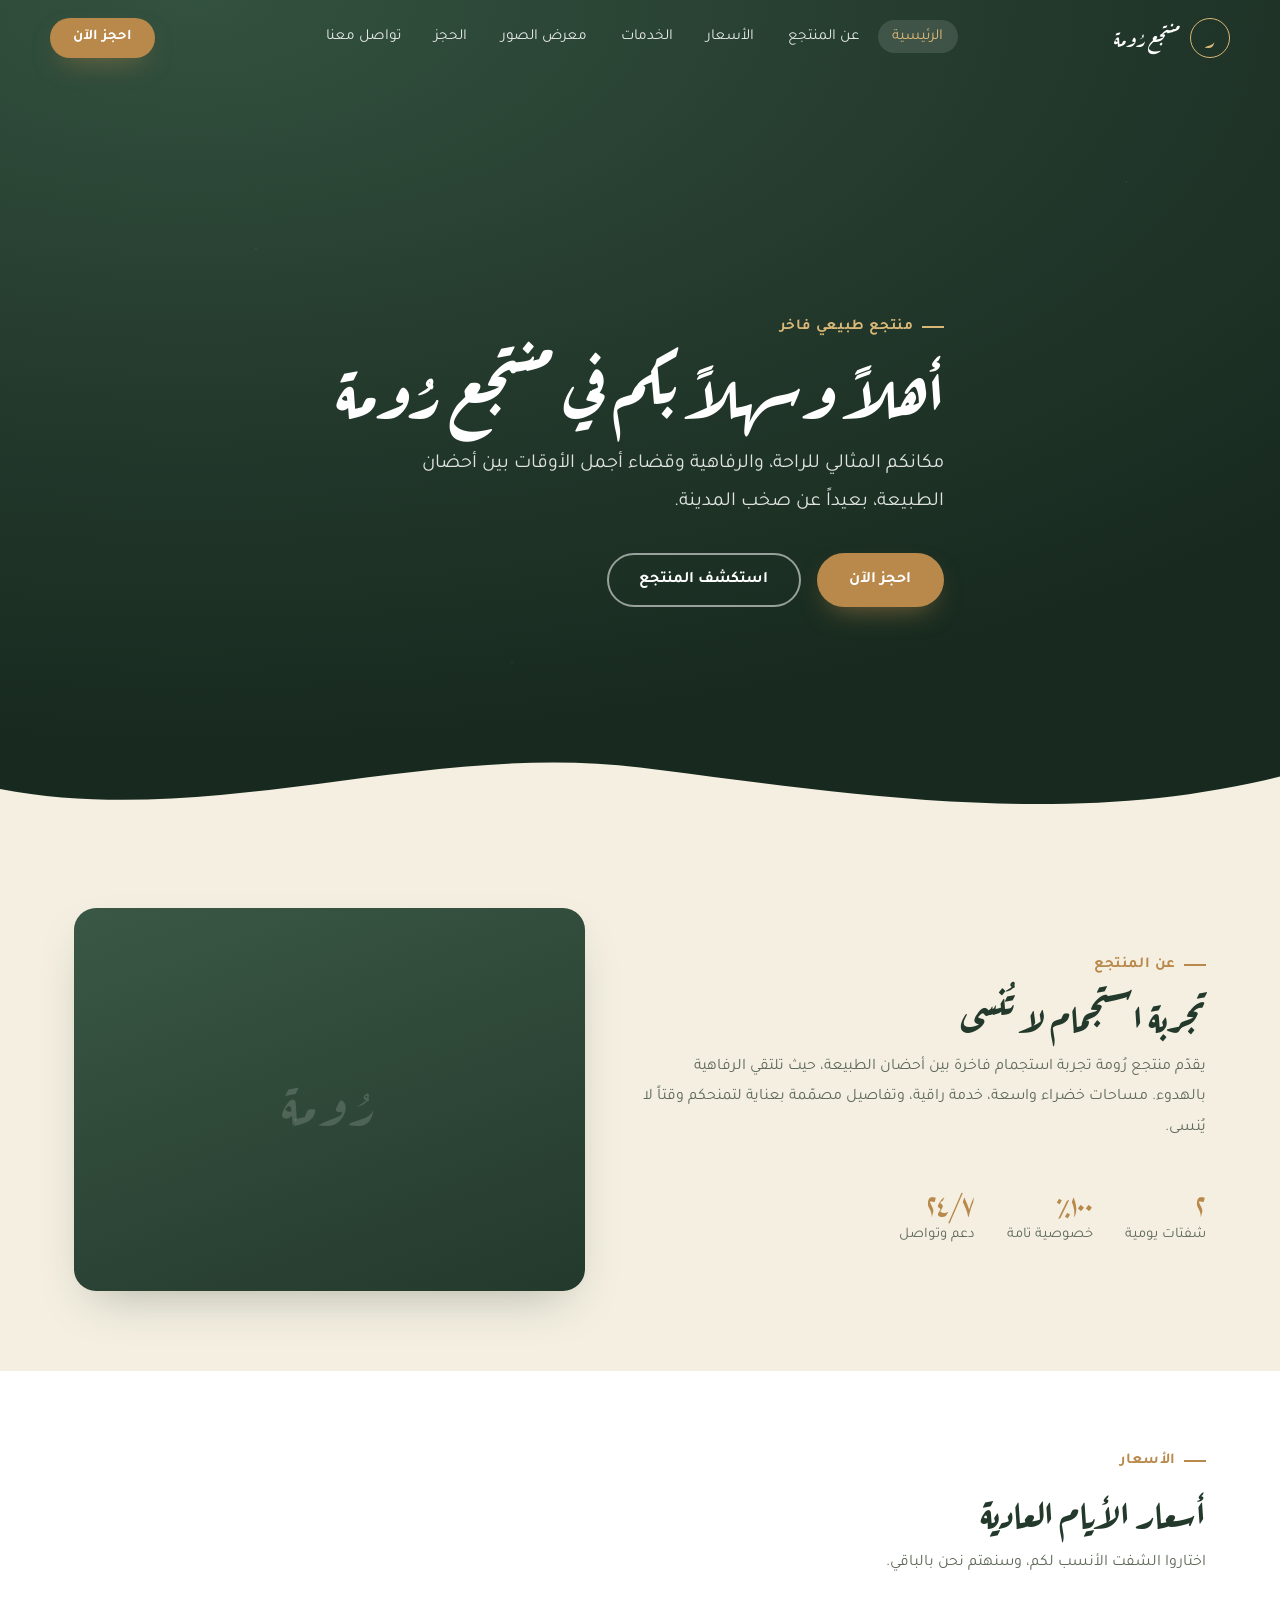
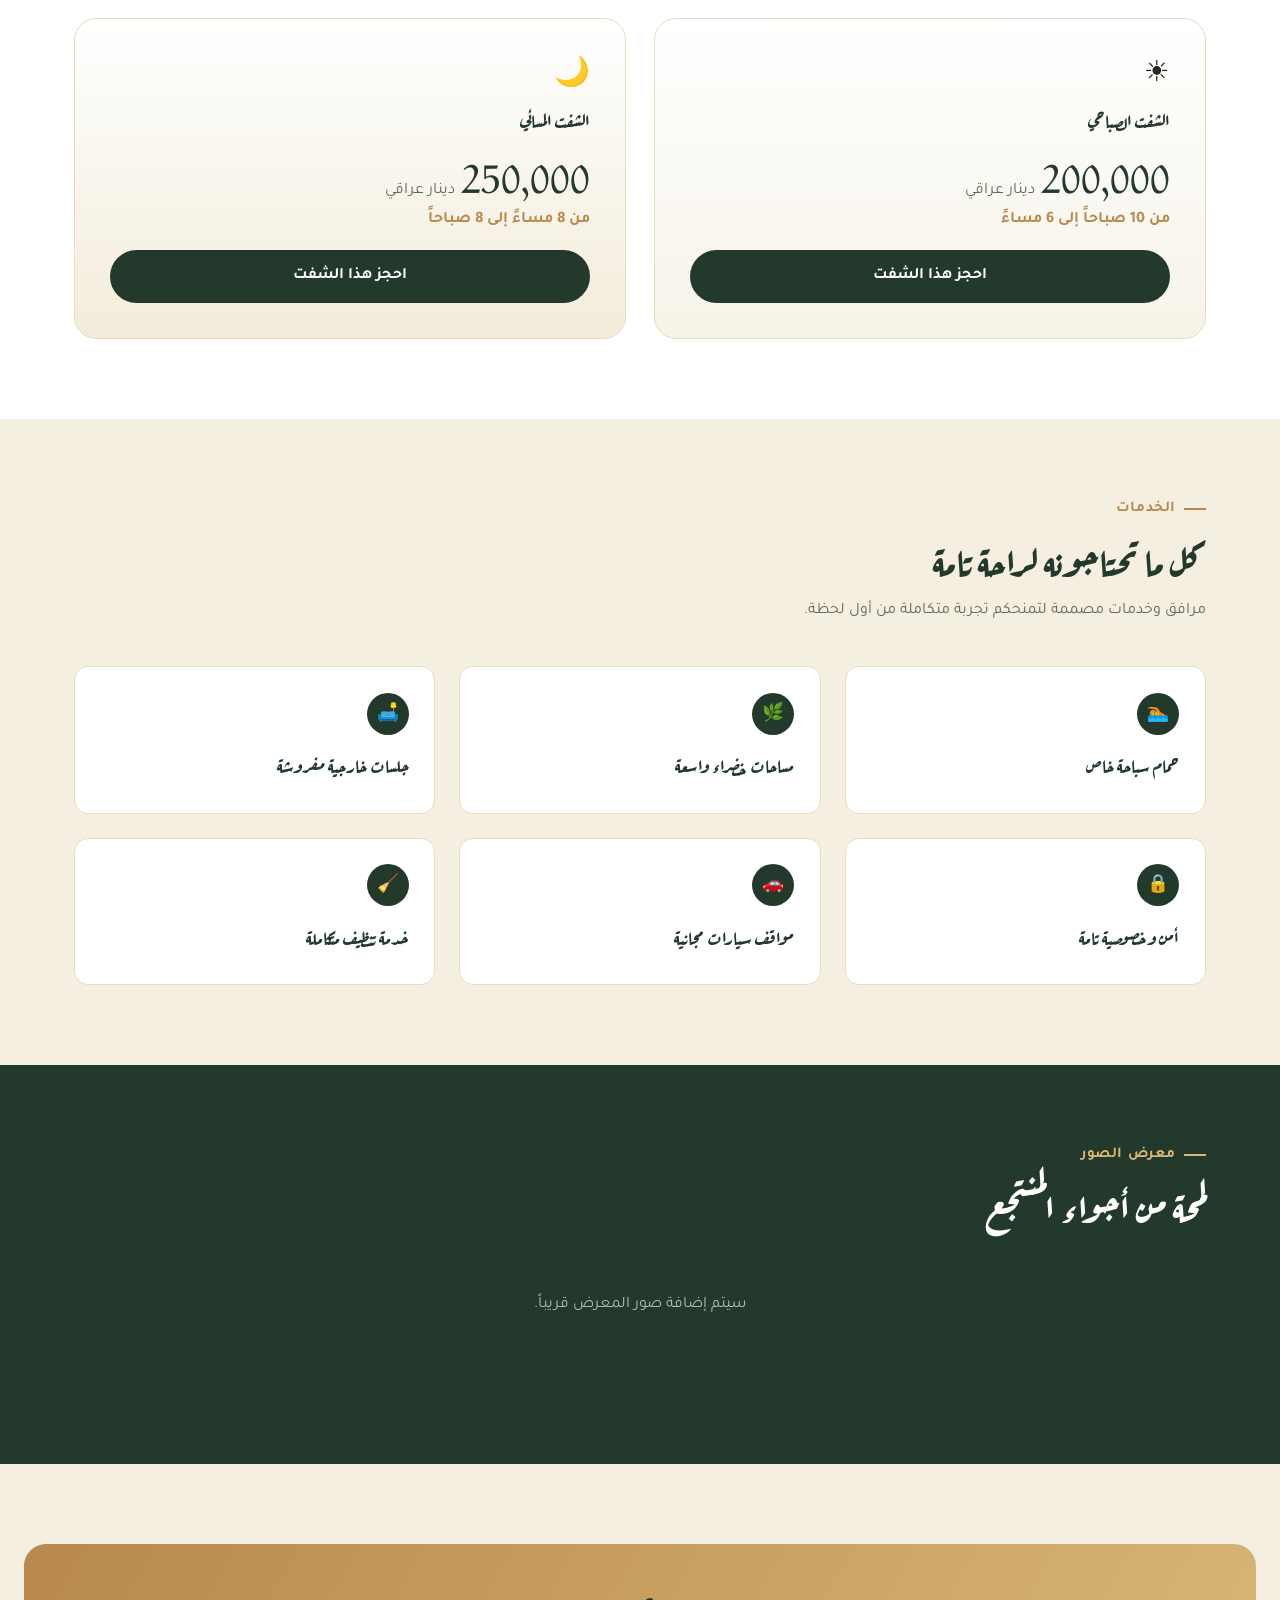
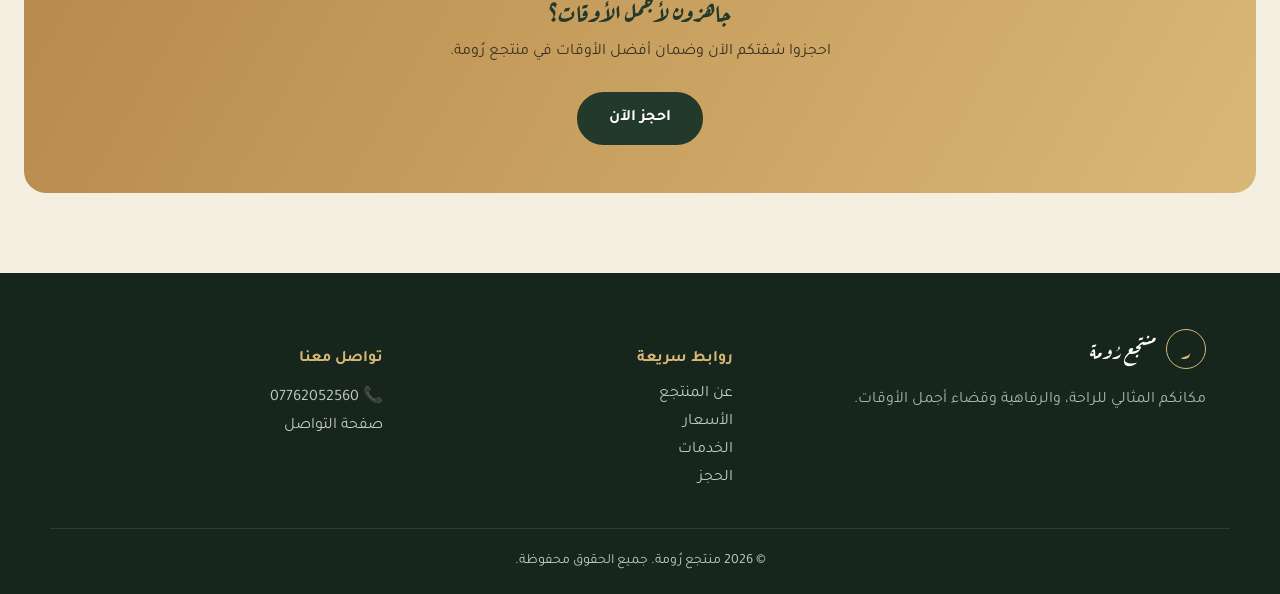
<file: frontend/index.html>
<!DOCTYPE html>
<html lang="ar" dir="rtl">
<head>
<meta charset="UTF-8">
<meta name="viewport" content="width=device-width, initial-scale=1.0">
<title>منتجع رُومة | الرئيسية</title>
<meta name="description" content="منتجع رُومة - وجهتكم الفاخرة للراحة والاستجمام. حجز شفتات صباحية ومسائية، حمام سباحة، مساحات خضراء، وخصوصية تامة.">
<meta name="robots" content="index, follow">

<meta property="og:type" content="website">
<meta property="og:title" content="منتجع رُومة">
<meta property="og:description" content="مكانكم المثالي للراحة، والرفاهية وقضاء أجمل الأوقات.">
<meta property="og:locale" content="ar_IQ">
<meta property="og:image" content="images/og-cover.jpg">

<link rel="preconnect" href="https://fonts.googleapis.com">
<link href="https://fonts.googleapis.com/css2?family=Aref+Ruqaa:wght@400;700&family=Tajawal:wght@300;400;500;700;800&display=swap" rel="stylesheet">
<link rel="stylesheet" href="css/style.css">
</head>
<body>

<header class="site-header">
  <div class="container nav-inner">
    <a href="index.html" class="brand">
      <span class="brand-mark">ر</span>
      <span class="brand-name">منتجع رُومة</span>
    </a>
    <nav>
      <ul class="nav-links">
        <li><a href="index.html" class="active">الرئيسية</a></li>
        <li><a href="index.html#about">عن المنتجع</a></li>
        <li><a href="index.html#prices">الأسعار</a></li>
        <li><a href="index.html#services">الخدمات</a></li>
        <li><a href="index.html#gallery">معرض الصور</a></li>
        <li><a href="booking.html">الحجز</a></li>
        <li><a href="contact.html">تواصل معنا</a></li>
      </ul>
    </nav>
    <div class="nav-cta">
      <a href="booking.html" class="btn btn-gold" style="padding:.6rem 1.3rem; font-size:.92rem;">احجز الآن</a>
      <button class="nav-toggle" aria-label="القائمة">☰</button>
    </div>
  </div>
</header>

<!-- ============================== HERO ============================== -->
<section class="hero">
  <div class="container hero-inner">
    <div class="eyebrow">منتجع طبيعي فاخر</div>
    <h1>أهلاً وسهلاً بكم في منتجع رُومة</h1>
    <p class="lead">مكانكم المثالي للراحة، والرفاهية وقضاء أجمل الأوقات بين أحضان الطبيعة، بعيداً عن صخب المدينة.</p>
    <div class="hero-actions">
      <a href="booking.html" class="btn btn-gold">احجز الآن</a>
      <a href="#about" class="btn btn-outline">استكشف المنتجع</a>
    </div>
  </div>
  <div class="hero-wave">
    <svg viewBox="0 0 1440 110" preserveAspectRatio="none" xmlns="http://www.w3.org/2000/svg">
      <path d="M0,64 C240,110 480,10 720,40 C960,70 1200,110 1440,50 L1440,110 L0,110 Z" fill="#f4efe1"></path>
    </svg>
  </div>
</section>

<!-- ============================== ABOUT ============================== -->
<section class="section" id="about">
  <div class="container about-grid">
    <div class="reveal">
      <div class="eyebrow">عن المنتجع</div>
      <h2 class="section-title">تجربة استجمام لا تُنسى</h2>
      <p data-setting="about_text">
        يقدّم منتجع رُومة تجربة استجمام فاخرة بين أحضان الطبيعة، حيث تلتقي الرفاهية بالهدوء.
        مساحات خضراء واسعة، خدمة راقية، وتفاصيل مصمّمة بعناية لتمنحكم وقتاً لا يُنسى.
      </p>
      <div class="stat-row">
        <div class="stat-item"><div class="num">٢</div><div class="label">شفتات يومية</div></div>
        <div class="stat-item"><div class="num">١٠٠٪</div><div class="label">خصوصية تامة</div></div>
        <div class="stat-item"><div class="num">٢٤/٧</div><div class="label">دعم وتواصل</div></div>
      </div>
    </div>
    <div class="about-visual reveal"></div>
  </div>
</section>

<!-- ============================== PRICES ============================== -->
<section class="section prices" id="prices">
  <div class="container">
    <div class="eyebrow">الأسعار</div>
    <h2 class="section-title">أسعار الأيام العادية</h2>
    <p class="section-lead">اختاروا الشفت الأنسب لكم، وسنهتم نحن بالباقي.</p>

    <div class="price-grid">
      <div class="price-card reveal">
        <div class="icon">☀️</div>
        <h3>الشفت الصباحي</h3>
        <div class="amount"><span data-price="morning_price">200,000</span> <small>دينار عراقي</small></div>
        <div class="hours" data-setting="morning_hours">من 10 صباحاً إلى 6 مساءً</div>
        <a href="booking.html?shift=morning" class="btn btn-green btn-block">احجز هذا الشفت</a>
      </div>
      <div class="price-card evening reveal">
        <div class="icon">🌙</div>
        <h3>الشفت المسائي</h3>
        <div class="amount"><span data-price="evening_price">250,000</span> <small>دينار عراقي</small></div>
        <div class="hours" data-setting="evening_hours">من 8 مساءً إلى 8 صباحاً</div>
        <a href="booking.html?shift=evening" class="btn btn-green btn-block">احجز هذا الشفت</a>
      </div>
    </div>
  </div>
</section>

<!-- ============================== SERVICES ============================== -->
<section class="section" id="services">
  <div class="container">
    <div class="eyebrow">الخدمات</div>
    <h2 class="section-title">كل ما تحتاجونه لراحة تامة</h2>
    <p class="section-lead">مرافق وخدمات مصممة لتمنحكم تجربة متكاملة من أول لحظة.</p>

    <div class="services-grid" data-services>
      <div class="service-card reveal"><div class="dot">🏊</div><h3>حمام سباحة خاص</h3></div>
      <div class="service-card reveal"><div class="dot">🌿</div><h3>مساحات خضراء واسعة</h3></div>
      <div class="service-card reveal"><div class="dot">🛋️</div><h3>جلسات خارجية مفروشة</h3></div>
      <div class="service-card reveal"><div class="dot">🔒</div><h3>أمن وخصوصية تامة</h3></div>
      <div class="service-card reveal"><div class="dot">🚗</div><h3>مواقف سيارات مجانية</h3></div>
      <div class="service-card reveal"><div class="dot">🧹</div><h3>خدمة تنظيف متكاملة</h3></div>
    </div>
  </div>
</section>

<!-- ============================== GALLERY ============================== -->
<section class="section gallery" id="gallery">
  <div class="container">
    <div class="eyebrow">معرض الصور</div>
    <h2 class="section-title">لمحة من أجواء المنتجع</h2>
    <div class="gallery-grid" data-gallery>
      <p class="gallery-empty">جارٍ تحميل الصور...</p>
    </div>
  </div>
</section>

<!-- ============================== CTA ============================== -->
<section class="section">
  <div class="cta-band reveal">
    <h2>جاهزون لأجمل الأوقات؟</h2>
    <p style="color:#3a3222; max-width:520px; margin:0 auto 1.5rem;">احجزوا شفتكم الآن وضمان أفضل الأوقات في منتجع رُومة.</p>
    <a href="booking.html" class="btn btn-green">احجز الآن</a>
  </div>
</section>

<footer class="site-footer">
  <div class="container footer-grid">
    <div>
      <div class="brand" style="margin-bottom:1rem;">
        <span class="brand-mark">ر</span>
        <span class="brand-name" style="color:#fff;">منتجع رُومة</span>
      </div>
      <p style="color:rgba(255,255,255,.65);">مكانكم المثالي للراحة، والرفاهية وقضاء أجمل الأوقات.</p>
    </div>
    <div>
      <h4>روابط سريعة</h4>
      <ul>
        <li><a href="index.html#about">عن المنتجع</a></li>
        <li><a href="index.html#prices">الأسعار</a></li>
        <li><a href="index.html#services">الخدمات</a></li>
        <li><a href="booking.html">الحجز</a></li>
      </ul>
    </div>
    <div>
      <h4>تواصل معنا</h4>
      <ul>
        <li>📞 <span data-setting="phone">07762052560</span></li>
        <li><a href="contact.html">صفحة التواصل</a></li>
      </ul>
    </div>
  </div>
  <div class="container footer-bottom">
    © <span data-year></span> منتجع رُومة. جميع الحقوق محفوظة.
  </div>
</footer>

<script src="js/config.js"></script>
<script src="js/main.js"></script>
</body>
</html>
</file>
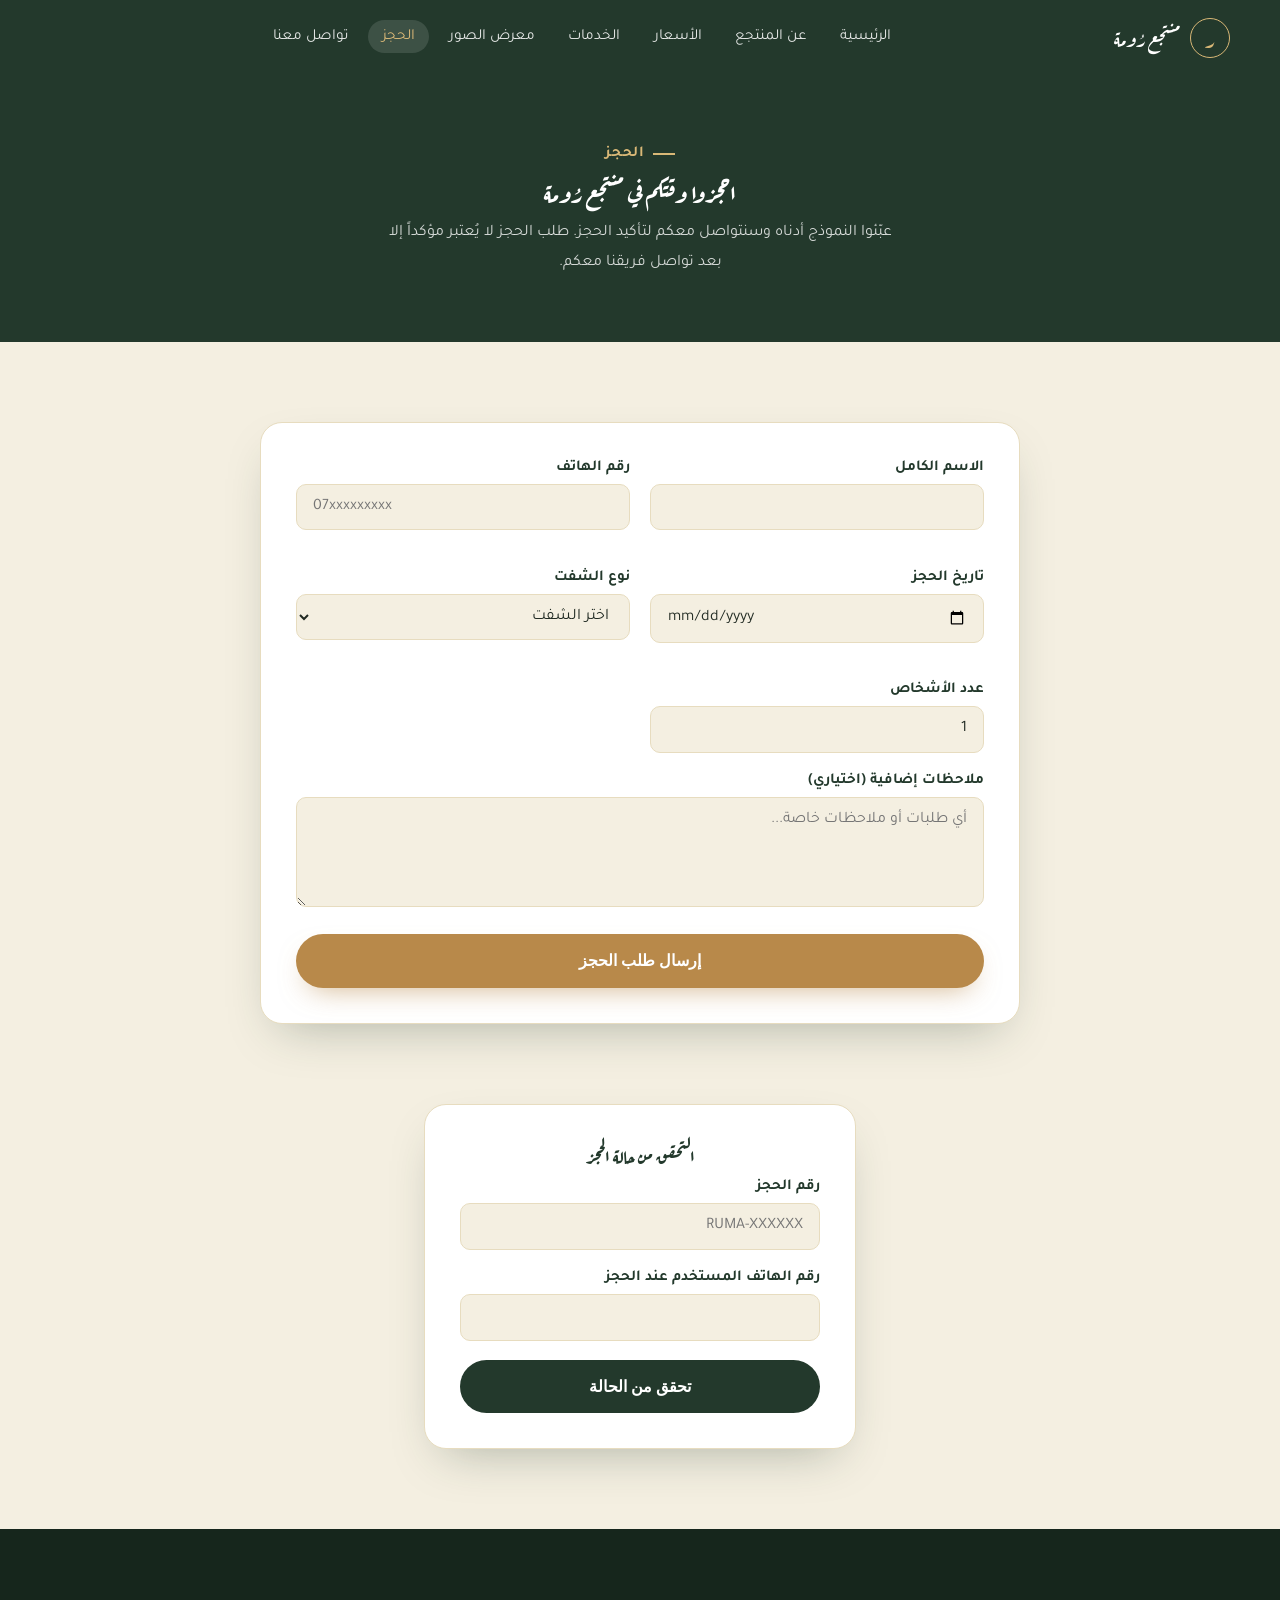
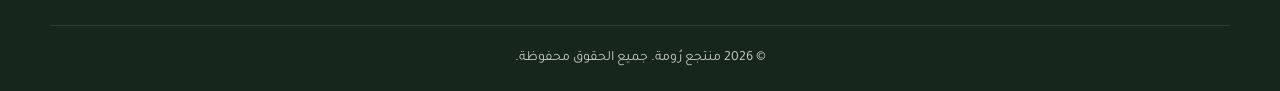
<file: frontend/booking.html>
<!DOCTYPE html>
<html lang="ar" dir="rtl">
<head>
<meta charset="UTF-8">
<meta name="viewport" content="width=device-width, initial-scale=1.0">
<title>الحجز | منتجع رُومة</title>
<meta name="description" content="احجزوا شفتكم الصباحي أو المسائي في منتجع رُومة عبر نموذج حجز إلكتروني بسيط وسريع.">
<meta name="robots" content="index, follow">
<link rel="preconnect" href="https://fonts.googleapis.com">
<link href="https://fonts.googleapis.com/css2?family=Aref+Ruqaa:wght@400;700&family=Tajawal:wght@300;400;500;700;800&display=swap" rel="stylesheet">
<link rel="stylesheet" href="css/style.css">
</head>
<body>

<header class="site-header scrolled">
  <div class="container nav-inner">
    <a href="index.html" class="brand">
      <span class="brand-mark">ر</span>
      <span class="brand-name">منتجع رُومة</span>
    </a>
    <nav>
      <ul class="nav-links">
        <li><a href="index.html">الرئيسية</a></li>
        <li><a href="index.html#about">عن المنتجع</a></li>
        <li><a href="index.html#prices">الأسعار</a></li>
        <li><a href="index.html#services">الخدمات</a></li>
        <li><a href="index.html#gallery">معرض الصور</a></li>
        <li><a href="booking.html" class="active">الحجز</a></li>
        <li><a href="contact.html">تواصل معنا</a></li>
      </ul>
    </nav>
    <div class="nav-cta">
      <button class="nav-toggle" aria-label="القائمة">☰</button>
    </div>
  </div>
</header>

<section class="page-hero">
  <div class="container">
    <div class="eyebrow">الحجز</div>
    <h1>احجزوا وقتكم في منتجع رُومة</h1>
    <p style="color:rgba(255,255,255,.8); max-width:520px; margin:0 auto;">
      عبّئوا النموذج أدناه وسنتواصل معكم لتأكيد الحجز. طلب الحجز لا يُعتبر مؤكداً إلا بعد تواصل فريقنا معكم.
    </p>
  </div>
</section>

<section class="section">
  <div class="container">
    <div class="form-card reveal" style="max-width:760px; margin:0 auto;">
      <div class="alert"></div>

      <form id="booking-form" novalidate>
        <div class="form-grid">
          <div class="form-field">
            <label for="full_name">الاسم الكامل</label>
            <input type="text" id="full_name" name="full_name" required maxlength="120">
            <div class="field-error" data-error-for="full_name"></div>
          </div>
          <div class="form-field">
            <label for="phone">رقم الهاتف</label>
            <input type="tel" id="phone" name="phone" required maxlength="30" placeholder="07xxxxxxxxx">
            <div class="field-error" data-error-for="phone"></div>
          </div>
          <div class="form-field">
            <label for="booking_date">تاريخ الحجز</label>
            <input type="date" id="booking_date" name="booking_date" required>
            <div class="field-error" data-error-for="booking_date"></div>
          </div>
          <div class="form-field">
            <label for="shift">نوع الشفت</label>
            <select id="shift" name="shift" required>
              <option value="">اختر الشفت</option>
              <option value="morning">الشفت الصباحي (10ص - 6م)</option>
              <option value="evening">الشفت المسائي (8م - 8ص)</option>
            </select>
            <div class="field-error" data-error-for="shift"></div>
          </div>
          <div class="form-field">
            <label for="guests_count">عدد الأشخاص</label>
            <input type="number" id="guests_count" name="guests_count" min="1" max="100" value="1" required>
            <div class="field-error" data-error-for="guests_count"></div>
          </div>
        </div>

        <div class="form-field full">
          <label for="notes">ملاحظات إضافية (اختياري)</label>
          <textarea id="notes" name="notes" maxlength="1000" placeholder="أي طلبات أو ملاحظات خاصة..."></textarea>
        </div>

        <button type="submit" class="btn btn-gold btn-block">إرسال طلب الحجز</button>
      </form>

      <div id="booking-result" class="booking-id-box" hidden>
        رقم حجزكم هو: <span data-booking-id></span><br>
        <small>احتفظوا بهذا الرقم لمتابعة حالة الحجز.</small>
      </div>
    </div>
  </div>
</section>

<section class="section" style="padding-top:0;">
  <div class="container status-check">
    <div class="form-card reveal">
      <h3 style="text-align:center;">التحقق من حالة الحجز</h3>
      <form id="status-form" novalidate>
        <div class="form-field">
          <label for="booking_id">رقم الحجز</label>
          <input type="text" id="booking_id" name="booking_id" required placeholder="RUMA-XXXXXX">
        </div>
        <div class="form-field">
          <label for="status_phone">رقم الهاتف المستخدم عند الحجز</label>
          <input type="tel" id="status_phone" name="phone" required>
        </div>
        <button type="submit" class="btn btn-green btn-block">تحقق من الحالة</button>
      </form>
      <div id="status-result" class="alert"></div>
    </div>
  </div>
</section>

<footer class="site-footer">
  <div class="container footer-bottom">
    © <span data-year></span> منتجع رُومة. جميع الحقوق محفوظة.
  </div>
</footer>

<script src="js/config.js"></script>
<script>
  // Pre-select shift from the URL, e.g. booking.html?shift=morning
  document.addEventListener("DOMContentLoaded", () => {
    const params = new URLSearchParams(window.location.search);
    const shift = params.get("shift");
    const select = document.getElementById("shift");
    if (shift && select) select.value = shift;
  });
</script>
<script src="js/main.js"></script>
</body>
</html>
</file>
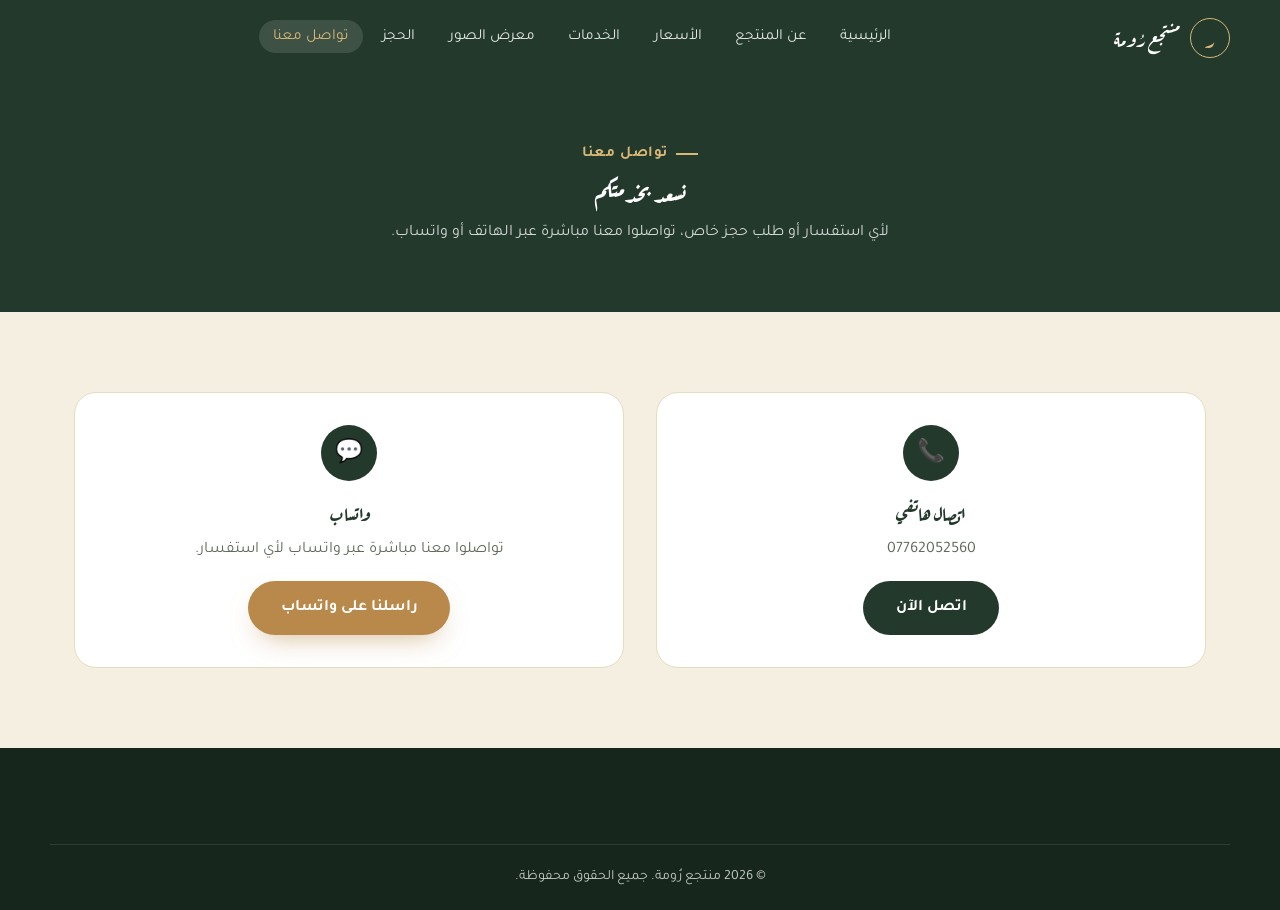
<file: frontend/contact.html>
<!DOCTYPE html>
<html lang="ar" dir="rtl">
<head>
<meta charset="UTF-8">
<meta name="viewport" content="width=device-width, initial-scale=1.0">
<title>تواصل معنا | منتجع رُومة</title>
<meta name="description" content="تواصلوا مع منتجع رُومة عبر الهاتف أو واتساب لأي استفسار أو طلب حجز.">
<meta name="robots" content="index, follow">
<link rel="preconnect" href="https://fonts.googleapis.com">
<link href="https://fonts.googleapis.com/css2?family=Aref+Ruqaa:wght@400;700&family=Tajawal:wght@300;400;500;700;800&display=swap" rel="stylesheet">
<link rel="stylesheet" href="css/style.css">
</head>
<body>

<header class="site-header scrolled">
  <div class="container nav-inner">
    <a href="index.html" class="brand">
      <span class="brand-mark">ر</span>
      <span class="brand-name">منتجع رُومة</span>
    </a>
    <nav>
      <ul class="nav-links">
        <li><a href="index.html">الرئيسية</a></li>
        <li><a href="index.html#about">عن المنتجع</a></li>
        <li><a href="index.html#prices">الأسعار</a></li>
        <li><a href="index.html#services">الخدمات</a></li>
        <li><a href="index.html#gallery">معرض الصور</a></li>
        <li><a href="booking.html">الحجز</a></li>
        <li><a href="contact.html" class="active">تواصل معنا</a></li>
      </ul>
    </nav>
    <div class="nav-cta">
      <button class="nav-toggle" aria-label="القائمة">☰</button>
    </div>
  </div>
</header>

<section class="page-hero">
  <div class="container">
    <div class="eyebrow">تواصل معنا</div>
    <h1>نسعد بخدمتكم</h1>
    <p style="color:rgba(255,255,255,.8); max-width:520px; margin:0 auto;">
      لأي استفسار أو طلب حجز خاص، تواصلوا معنا مباشرة عبر الهاتف أو واتساب.
    </p>
  </div>
</section>

<section class="section">
  <div class="container contact-grid">
    <div class="contact-card reveal">
      <div class="dot">📞</div>
      <h3>اتصال هاتفي</h3>
      <p data-setting="phone">07762052560</p>
      <a class="btn btn-green" href="tel:07762052560" data-phone-link>اتصل الآن</a>
    </div>
    <div class="contact-card reveal">
      <div class="dot">💬</div>
      <h3>واتساب</h3>
      <p>تواصلوا معنا مباشرة عبر واتساب لأي استفسار.</p>
      <a class="btn btn-gold" href="https://wa.me/9647762052560" target="_blank" rel="noopener" data-whatsapp-link>راسلنا على واتساب</a>
    </div>
  </div>
</section>

<footer class="site-footer">
  <div class="container footer-bottom">
    © <span data-year></span> منتجع رُومة. جميع الحقوق محفوظة.
  </div>
</footer>

<script src="js/config.js"></script>
<script src="js/main.js"></script>
<script>
  // Keep the phone / WhatsApp links in sync with settings loaded from the API.
  document.addEventListener("DOMContentLoaded", async () => {
    try {
      const res = await fetch(`${(window.RUMA_CONFIG && window.RUMA_CONFIG.API_BASE_URL) || ""}/api/settings`);
      const data = await res.json();
      if (!data.success) return;
      const phoneLink = document.querySelector("[data-phone-link]");
      const waLink = document.querySelector("[data-whatsapp-link]");
      if (phoneLink && data.settings.phone) phoneLink.href = `tel:${data.settings.phone}`;
      if (waLink && data.settings.whatsapp) waLink.href = `https://wa.me/${data.settings.whatsapp}`;
    } catch (e) { /* keep static defaults */ }
  });
</script>
</body>
</html>
</file>
<file: frontend/css/style.css>
/* ==========================================================================
   منتجع رُومة — Design tokens
   Palette: deep forest green + warm sand beige + subtle antique gold
   Type: Aref Ruqaa (display, used sparingly) + Tajawal (body / UI)
   ========================================================================== */

:root {
  --green-deep: #23392c;
  --green: #3a5745;
  --green-soft: #5c7a63;
  --beige: #f4efe1;
  --beige-dark: #e7dcbf;
  --white: #ffffff;
  --gold: #b8894a;
  --gold-soft: #d9b877;
  --ink: #202a22;
  --ink-soft: #5f6a5a;
  --shadow: 0 20px 50px -20px rgba(35, 57, 44, 0.35);
  --radius-lg: 22px;
  --radius-md: 14px;
  --container: 1180px;
}

* { box-sizing: border-box; }
html { scroll-behavior: smooth; }

body {
  margin: 0;
  font-family: "Tajawal", system-ui, sans-serif;
  background: var(--beige);
  color: var(--ink);
  direction: rtl;
  overflow-x: hidden;
}

img { max-width: 100%; display: block; }

h1, h2, h3, .display {
  font-family: "Aref Ruqaa", "Tajawal", serif;
  font-weight: 700;
  margin: 0 0 .5rem;
  color: var(--green-deep);
}

p { line-height: 1.9; color: var(--ink-soft); margin: 0 0 1rem; }

a { color: inherit; text-decoration: none; }

.container { max-width: var(--container); margin: 0 auto; padding: 0 1.5rem; }

.eyebrow {
  display: inline-flex; align-items: center; gap: .5rem;
  color: var(--gold); font-weight: 700; letter-spacing: .04em;
  font-size: .95rem; margin-bottom: .6rem;
}
.eyebrow::before { content: ""; width: 22px; height: 2px; background: var(--gold); display: inline-block; }

.section { padding: 5rem 0; }
.section-title { font-size: clamp(1.9rem, 3vw, 2.6rem); }
.section-lead { max-width: 640px; margin: 0 0 2.5rem; }

/* --------------------------------- Buttons -------------------------------- */
.btn {
  display: inline-flex; align-items: center; justify-content: center; gap: .5rem;
  padding: .95rem 1.9rem; border-radius: 999px; font-weight: 700; font-size: 1rem;
  border: 2px solid transparent; cursor: pointer; transition: transform .25s ease, box-shadow .25s ease, background .25s ease;
}
.btn-gold { background: var(--gold); color: var(--white); box-shadow: 0 12px 28px -12px rgba(184,137,74,.65); }
.btn-gold:hover { transform: translateY(-2px); background: #a67940; }
.btn-outline { background: transparent; border-color: rgba(255,255,255,.55); color: var(--white); }
.btn-outline:hover { background: rgba(255,255,255,.12); transform: translateY(-2px); }
.btn-green { background: var(--green-deep); color: var(--white); }
.btn-green:hover { background: var(--green); transform: translateY(-2px); }
.btn-block { width: 100%; }
.btn[disabled] { opacity: .6; cursor: not-allowed; transform: none !important; }

/* ---------------------------------- Nav ----------------------------------- */
.site-header {
  position: fixed; top: 0; inset-inline: 0; z-index: 100;
  background: rgba(35, 57, 44, 0.0);
  transition: background .35s ease, box-shadow .35s ease, backdrop-filter .35s ease;
}
.site-header.scrolled {
  background: rgba(35, 57, 44, 0.92);
  backdrop-filter: blur(10px);
  box-shadow: 0 10px 30px -18px rgba(0,0,0,.5);
}
.nav-inner { display: flex; align-items: center; justify-content: space-between; padding: 1.1rem 0; }
.brand { display: flex; align-items: center; gap: .6rem; color: var(--white); }
.brand-mark {
  width: 40px; height: 40px; border-radius: 50%; border: 1.5px solid var(--gold-soft);
  display: flex; align-items: center; justify-content: center; color: var(--gold-soft);
  font-family: "Aref Ruqaa", serif; font-size: 1.3rem;
}
.brand-name { font-family: "Aref Ruqaa", serif; font-size: 1.25rem; }

.nav-links { display: flex; gap: .3rem; list-style: none; margin: 0; padding: 0; }
.nav-links a {
  color: rgba(255,255,255,.88); padding: .55rem .9rem; border-radius: 999px; font-size: .96rem;
  transition: background .2s ease, color .2s ease;
}
.nav-links a:hover, .nav-links a.active { background: rgba(255,255,255,.12); color: var(--gold-soft); }

.nav-cta { display: flex; align-items: center; gap: .7rem; }
.nav-toggle { display: none; background: none; border: none; color: var(--white); font-size: 1.6rem; cursor: pointer; }

@media (max-width: 920px) {
  .nav-links { position: fixed; inset-inline: 0; top: 72px; background: var(--green-deep);
    flex-direction: column; padding: 1rem 1.5rem; gap: .2rem; transform: translateY(-140%);
    transition: transform .3s ease; }
  .nav-links.open { transform: translateY(0); }
  .nav-links a { display: block; padding: .8rem 1rem; }
  .nav-toggle { display: block; }
  .site-header { background: rgba(35,57,44,.96); backdrop-filter: blur(10px); }
}

/* --------------------------------- Hero ----------------------------------- */
.hero {
  position: relative; min-height: 92vh; display: flex; align-items: center;
  background: radial-gradient(120% 90% at 15% 0%, #33513f 0%, var(--green-deep) 55%, #182a1f 100%);
  color: var(--white); overflow: hidden;
  padding-top: 6rem;
}
.hero::before {
  content: ""; position: absolute; inset: 0; opacity: .18; pointer-events: none;
  background-image: radial-gradient(2px 2px at 20% 30%, var(--gold-soft) 0, transparent 60%),
    radial-gradient(2px 2px at 70% 60%, var(--gold-soft) 0, transparent 60%),
    radial-gradient(2px 2px at 40% 80%, var(--gold-soft) 0, transparent 60%),
    radial-gradient(2px 2px at 88% 22%, var(--gold-soft) 0, transparent 60%);
}
.hero-inner { position: relative; z-index: 2; max-width: 760px; }
.hero .eyebrow { color: var(--gold-soft); }
.hero .eyebrow::before { background: var(--gold-soft); }
.hero h1 {
  color: var(--white); font-size: clamp(2.4rem, 5.2vw, 4.1rem); line-height: 1.25; margin-bottom: 1.1rem;
  opacity: 0; transform: translateY(18px); animation: rise .9s ease .1s forwards;
}
.hero p.lead {
  color: rgba(255,255,255,.86); font-size: clamp(1.05rem, 1.6vw, 1.25rem); max-width: 560px;
  opacity: 0; transform: translateY(18px); animation: rise .9s ease .3s forwards;
}
.hero-actions {
  display: flex; gap: 1rem; flex-wrap: wrap; margin-top: 2rem;
  opacity: 0; transform: translateY(18px); animation: rise .9s ease .5s forwards;
}

@keyframes rise { to { opacity: 1; transform: translateY(0); } }

.hero-wave { position: absolute; bottom: -2px; inset-inline: 0; z-index: 2; line-height: 0; }
.hero-wave svg { width: 100%; height: auto; display: block; }

/* ------------------------------ About / stats ------------------------------ */
.about-grid { display: grid; grid-template-columns: 1.05fr .95fr; gap: 3.5rem; align-items: center; }
@media (max-width: 900px) { .about-grid { grid-template-columns: 1fr; gap: 2rem; } }

.about-visual {
  border-radius: var(--radius-lg); overflow: hidden; position: relative; aspect-ratio: 4/3;
  background: linear-gradient(160deg, var(--green) 0%, var(--green-deep) 100%);
  box-shadow: var(--shadow);
}
.about-visual::after {
  content: "رُومة"; position: absolute; inset: 0; display: flex; align-items: center; justify-content: center;
  font-family: "Aref Ruqaa", serif; font-size: 3.4rem; color: rgba(255,255,255,.16); letter-spacing: .05em;
}

.stat-row { display: flex; gap: 2rem; margin-top: 2rem; flex-wrap: wrap; }
.stat-item .num { font-family: "Aref Ruqaa", serif; font-size: 2.1rem; color: var(--gold); }
.stat-item .label { color: var(--ink-soft); font-size: .92rem; }

/* --------------------------------- Prices ---------------------------------- */
.prices { background: var(--white); }
.price-grid { display: grid; grid-template-columns: 1fr 1fr; gap: 1.75rem; }
@media (max-width: 780px) { .price-grid { grid-template-columns: 1fr; } }

.price-card {
  border: 1px solid var(--beige-dark); border-radius: var(--radius-lg); padding: 2.2rem;
  background: linear-gradient(180deg, #fff 0%, var(--beige) 130%);
  position: relative; overflow: hidden; transition: transform .3s ease, box-shadow .3s ease;
}
.price-card:hover { transform: translateY(-6px); box-shadow: var(--shadow); }
.price-card .icon { font-size: 1.8rem; }
.price-card h3 { margin-top: .6rem; }
.price-card .amount { font-family: "Aref Ruqaa", serif; font-size: 2.5rem; color: var(--green-deep); margin: .4rem 0; }
.price-card .amount small { font-family: "Tajawal", sans-serif; font-size: 1rem; color: var(--ink-soft); }
.price-card .hours { color: var(--gold); font-weight: 700; margin-bottom: 1.2rem; }
.price-card.evening { background: linear-gradient(180deg, #fff 0%, #efe6cf 130%); }

/* -------------------------------- Services --------------------------------- */
.services-grid { display: grid; grid-template-columns: repeat(3, 1fr); gap: 1.5rem; }
@media (max-width: 900px) { .services-grid { grid-template-columns: repeat(2, 1fr); } }
@media (max-width: 560px) { .services-grid { grid-template-columns: 1fr; } }

.service-card {
  background: var(--white); border-radius: var(--radius-md); padding: 1.6rem;
  border: 1px solid var(--beige-dark); transition: transform .25s ease, border-color .25s ease;
}
.service-card:hover { transform: translateY(-4px); border-color: var(--gold-soft); }
.service-card .dot {
  width: 42px; height: 42px; border-radius: 50%; background: var(--green-deep); color: var(--gold-soft);
  display: flex; align-items: center; justify-content: center; margin-bottom: .9rem; font-size: 1.1rem;
}

/* --------------------------------- Gallery ---------------------------------- */
.gallery { background: var(--green-deep); color: var(--white); }
.gallery .section-title, .gallery .eyebrow { color: var(--white); }
.gallery .eyebrow { color: var(--gold-soft); }
.gallery .eyebrow::before { background: var(--gold-soft); }
.gallery-grid {
  display: grid; grid-template-columns: repeat(4, 1fr); gap: 1rem;
}
@media (max-width: 900px) { .gallery-grid { grid-template-columns: repeat(2, 1fr); } }
.gallery-grid figure {
  margin: 0; border-radius: var(--radius-md); overflow: hidden; aspect-ratio: 1/1; position: relative;
  background: rgba(255,255,255,.06);
}
.gallery-grid img { width: 100%; height: 100%; object-fit: cover; transition: transform .5s ease; }
.gallery-grid figure:hover img { transform: scale(1.08); }
.gallery-empty { text-align: center; padding: 3rem; color: rgba(255,255,255,.65); grid-column: 1 / -1; }

/* -------------------------------- Booking CTA ------------------------------- */
.cta-band {
  background: linear-gradient(120deg, var(--gold) 0%, var(--gold-soft) 100%);
  color: var(--green-deep); border-radius: var(--radius-lg); padding: 3rem; text-align: center;
  margin: 0 1.5rem;
}
.cta-band h2 { color: var(--green-deep); }
.cta-band .btn-green { border: 2px solid var(--green-deep); }

/* --------------------------------- Footer ----------------------------------- */
.site-footer { background: #16261c; color: rgba(255,255,255,.75); padding: 3.5rem 0 1.5rem; }
.footer-grid { display: grid; grid-template-columns: 1.4fr 1fr 1fr; gap: 2.5rem; }
@media (max-width: 800px) { .footer-grid { grid-template-columns: 1fr; gap: 2rem; } }
.footer-grid h4 { color: var(--gold-soft); font-family: "Tajawal", sans-serif; margin-bottom: 1rem; }
.footer-grid ul { list-style: none; margin: 0; padding: 0; display: flex; flex-direction: column; gap: .55rem; }
.footer-grid a:hover { color: var(--gold-soft); }
.footer-bottom { text-align: center; margin-top: 2.5rem; padding-top: 1.5rem; border-top: 1px solid rgba(255,255,255,.1); font-size: .88rem; }

/* -------------------------------- Forms / cards ------------------------------ */
.form-card {
  background: var(--white); border-radius: var(--radius-lg); padding: 2.2rem;
  border: 1px solid var(--beige-dark); box-shadow: var(--shadow);
}
.form-grid { display: grid; grid-template-columns: 1fr 1fr; gap: 1.2rem; }
@media (max-width: 700px) { .form-grid { grid-template-columns: 1fr; } }
.form-field { margin-bottom: 1.2rem; }
.form-field.full { grid-column: 1 / -1; }
.form-field label { display: block; font-weight: 700; margin-bottom: .45rem; font-size: .95rem; color: var(--green-deep); }
.form-field input, .form-field select, .form-field textarea {
  width: 100%; padding: .8rem 1rem; border-radius: 10px; border: 1.5px solid var(--beige-dark);
  font-family: inherit; font-size: 1rem; background: var(--beige); color: var(--ink); transition: border-color .2s ease;
}
.form-field input:focus, .form-field select:focus, .form-field textarea:focus {
  outline: none; border-color: var(--gold); background: #fff;
}
.form-field textarea { resize: vertical; min-height: 110px; }
.field-error { color: #a63d40; font-size: .85rem; margin-top: .3rem; display: none; }
.field-error.show { display: block; }

.alert { border-radius: 12px; padding: 1rem 1.2rem; margin-bottom: 1.2rem; font-weight: 600; display: none; }
.alert.show { display: block; }
.alert-success { background: #e3f1e8; color: #1f7a45; }
.alert-danger { background: #f6e3e3; color: #a63d40; }

.booking-id-box {
  background: var(--beige); border: 1.5px dashed var(--gold); border-radius: 12px;
  padding: 1rem 1.2rem; text-align: center; font-weight: 700; color: var(--green-deep); margin-top: 1rem;
}

/* ------------------------------- Simple pages -------------------------------- */
.page-hero {
  background: var(--green-deep); color: var(--white); padding: 9rem 0 4rem; text-align: center;
}
.page-hero h1 { color: var(--white); }
.page-hero .eyebrow { color: var(--gold-soft); }
.page-hero .eyebrow::before { background: var(--gold-soft); }

.contact-grid { display: grid; grid-template-columns: 1fr 1fr; gap: 2rem; }
@media (max-width: 800px) { .contact-grid { grid-template-columns: 1fr; } }
.contact-card {
  background: var(--white); border: 1px solid var(--beige-dark); border-radius: var(--radius-lg);
  padding: 2rem; text-align: center;
}
.contact-card .dot {
  width: 56px; height: 56px; border-radius: 50%; background: var(--green-deep); color: var(--gold-soft);
  display: flex; align-items: center; justify-content: center; margin: 0 auto 1rem; font-size: 1.4rem;
}

.divider-wave { line-height: 0; }
.divider-wave svg { width: 100%; height: auto; display: block; }

.status-check { max-width: 480px; margin: 0 auto; }

.reveal { opacity: 0; transform: translateY(24px); transition: opacity .7s ease, transform .7s ease; }
.reveal.in { opacity: 1; transform: translateY(0); }

::selection { background: var(--gold-soft); color: var(--green-deep); }

@media (max-width: 560px) {
  .section { padding: 3.5rem 0; }
  .cta-band { padding: 2rem 1.4rem; margin: 0 1rem; }
}
</file>
